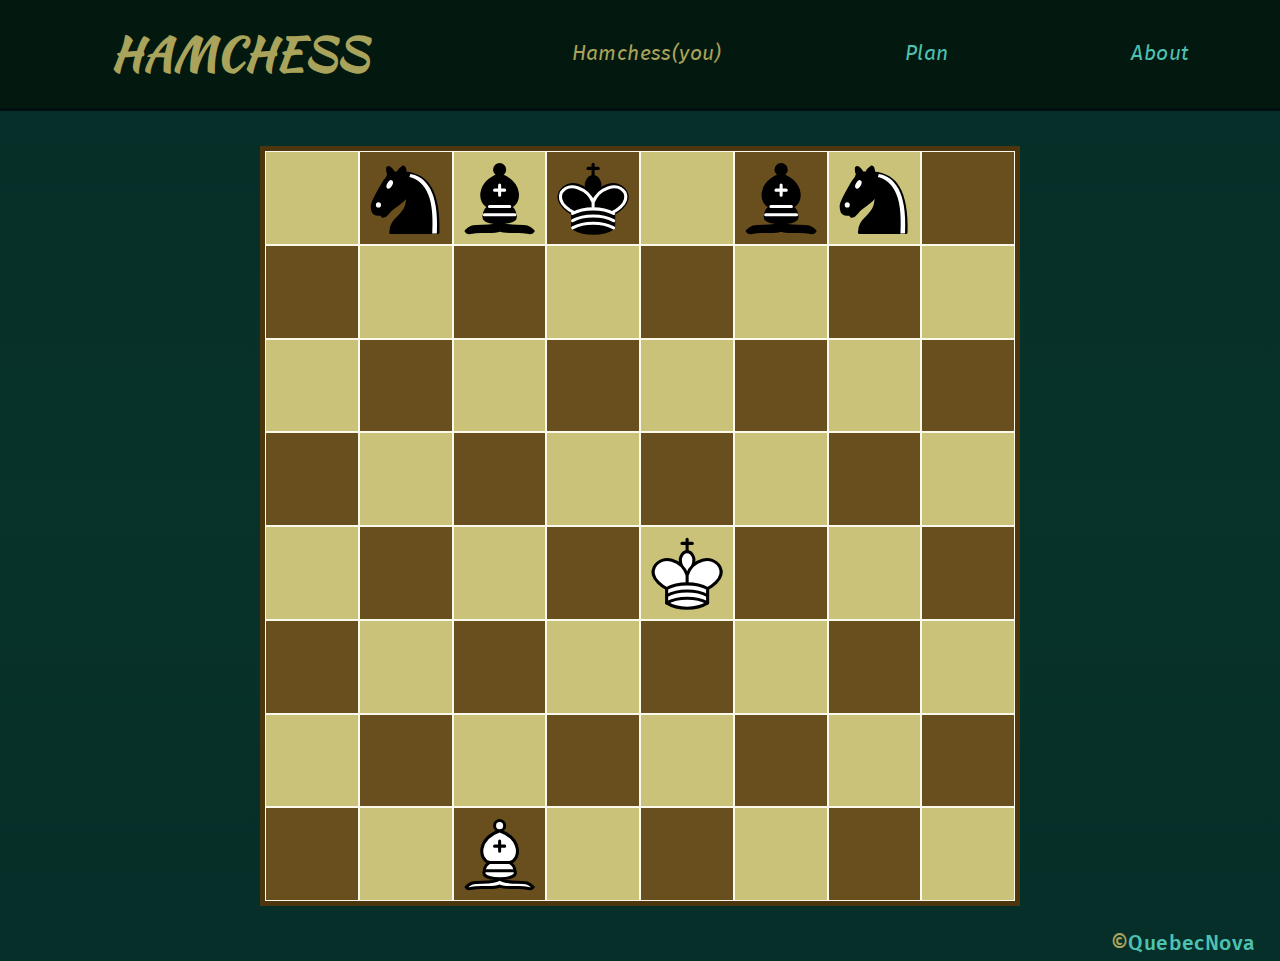
<file: index.html>
<!DOCTYPE html>
<html lang="en">
<head>
    <meta charset="UTF-8">
    <meta http-equiv="X-UA-Compatible" content="IE=edge">
    <meta name="viewport" content="width=device-width, initial-scale=1.0">
    <link href="styles/style.css" rel="stylesheet">
    <link href="styles/fonts.css" rel="stylesheet">
    <title>Document</title>
</head>

<body>
    <header>
        <h1> HAMCHESS </h1>
        <nav>
            <ul>
                <li>Hamchess(you)</li>
                <li><a href="plan.html">Plan</a></li>
                <li><a href="about.html">About</a></li>
            </ul>
        </nav>
    </header>
    <main>
        <div class="chessboard">
            <div id="a8" class="pieceField whiteField"></div>
            <div id="b8" class="pieceField blackField"></div>
            <div id="c8" class="pieceField whiteField"></div>
            <div id="d8" class="pieceField blackField"></div>
            <div id="e8" class="pieceField whiteField"></div>
            <div id="f8" class="pieceField blackField"></div>
            <div id="g8" class="pieceField whiteField"></div>
            <div id="h8" class="pieceField blackField"></div>
            
            <div id="a7" class="pieceField blackField"></div>
            <div id="b7" class="pieceField whiteField"></div>
            <div id="c7" class="pieceField blackField"></div>
            <div id="d7" class="pieceField whiteField"></div>
            <div id="e7" class="pieceField blackField"></div>
            <div id="f7" class="pieceField whiteField"></div>
            <div id="g7" class="pieceField blackField"></div>
            <div id="h7" class="pieceField whiteField"></div>

            <div id="a6" class="pieceField whiteField"></div>
            <div id="b6" class="pieceField blackField"></div>
            <div id="c6" class="pieceField whiteField"></div>
            <div id="d6" class="pieceField blackField"></div>
            <div id="e6" class="pieceField whiteField"></div>
            <div id="f6" class="pieceField blackField"></div>
            <div id="g6" class="pieceField whiteField"></div>
            <div id="h6" class="pieceField blackField"></div>

            <div id="a5" class="pieceField blackField"></div>
            <div id="b5" class="pieceField whiteField"></div>
            <div id="c5" class="pieceField blackField"></div>
            <div id="d5" class="pieceField whiteField"></div>
            <div id="e5" class="pieceField blackField"></div>
            <div id="f5" class="pieceField whiteField"></div>
            <div id="g5" class="pieceField blackField"></div>
            <div id="h5" class="pieceField whiteField"></div>

            <div id="a4" class="pieceField whiteField"></div>
            <div id="b4" class="pieceField blackField"></div>
            <div id="c4" class="pieceField whiteField"></div>
            <div id="d4" class="pieceField blackField"></div>
            <div id="e4" class="pieceField whiteField"></div>
            <div id="f4" class="pieceField blackField"></div>
            <div id="g4" class="pieceField whiteField"></div>
            <div id="h4" class="pieceField blackField"></div>

            <div id="a3" class="pieceField blackField"></div>
            <div id="b3" class="pieceField whiteField"></div>
            <div id="c3" class="pieceField blackField"></div>
            <div id="d3" class="pieceField whiteField"></div>
            <div id="e3" class="pieceField blackField"></div>
            <div id="f3" class="pieceField whiteField"></div>
            <div id="g3" class="pieceField blackField"></div>
            <div id="h3" class="pieceField whiteField"></div>

            <div id="a2" class="pieceField whiteField"></div>
            <div id="b2" class="pieceField blackField"></div>
            <div id="c2" class="pieceField whiteField"></div>
            <div id="d2" class="pieceField blackField"></div>
            <div id="e2" class="pieceField whiteField"></div>
            <div id="f2" class="pieceField blackField"></div>
            <div id="g2" class="pieceField whiteField"></div>
            <div id="h2" class="pieceField blackField"></div>

            <div id="a1" class="pieceField blackField"></div>
            <div id="b1" class="pieceField whiteField"></div>
            <div id="c1" class="pieceField blackField"></div>
            <div id="d1" class="pieceField whiteField"></div>
            <div id="e1" class="pieceField blackField"></div>
            <div id="f1" class="pieceField whiteField"></div>
            <div id="g1" class="pieceField blackField"></div>
            <div id="h1" class="pieceField whiteField"></div>
        </div>
    </main>
    <footer>
        <p>&copy;<a href="https://github.com/QuebecNova">QuebecNova</a></p>
    </footer>
    <script defer type="module" src="scripts/app.js"></script>
</body>
</html>
</file>
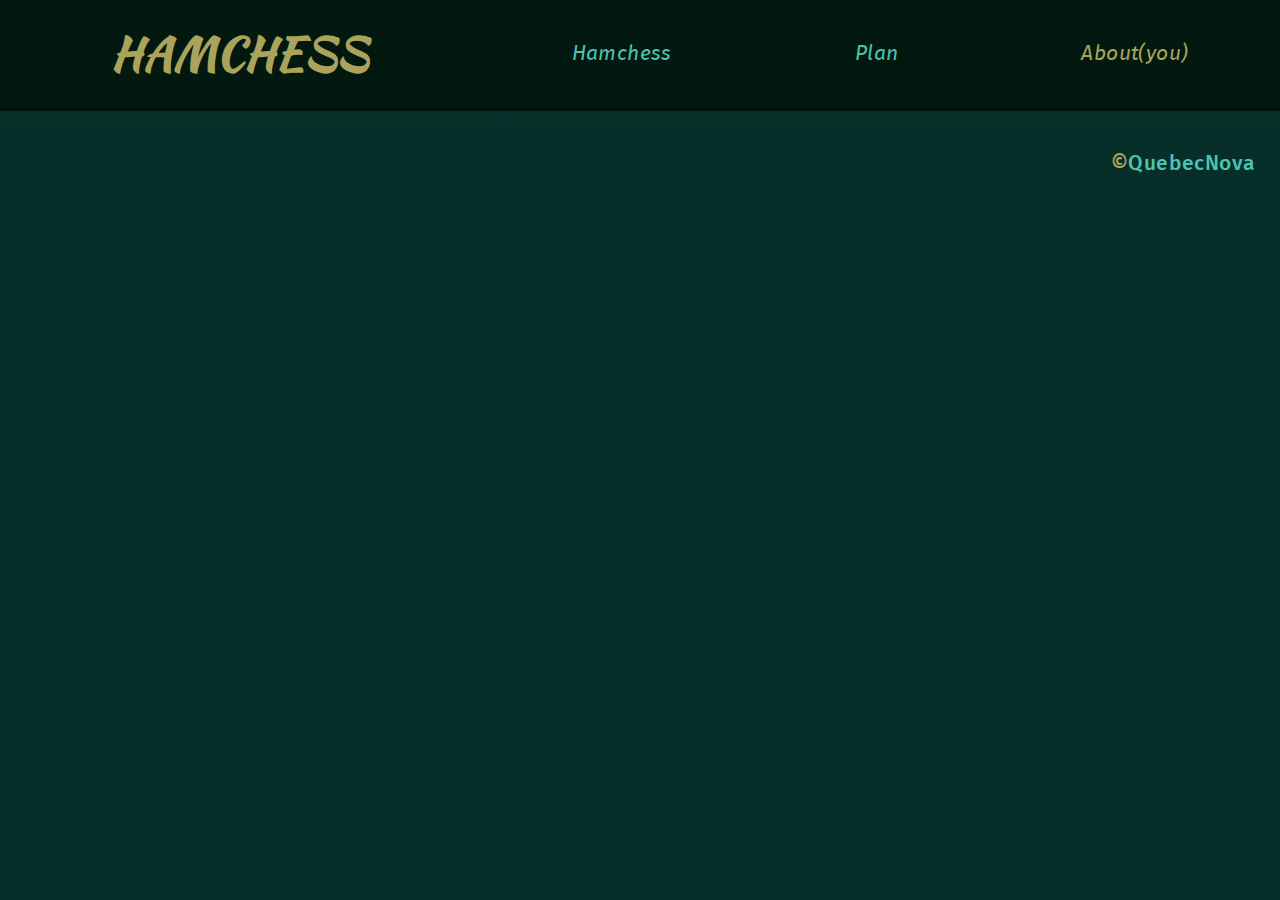
<file: about.html>
<!DOCTYPE html>
<html lang="en">
<head>
    <meta charset="UTF-8">
    <meta http-equiv="X-UA-Compatible" content="IE=edge">
    <meta name="viewport" content="width=device-width, initial-scale=1.0">
    <link href="styles/style.css" rel="stylesheet">
    <link href="styles/fonts.css" rel="stylesheet">
    <title>Document</title>
</head>

<body>
    <header>
        <h1> HAMCHESS </h1>
        <nav>
            <ul>
                <li><a href="index.html">Hamchess</a> </li>
                <li><a href="plan.html">Plan</a> </li>
                <li>About(you)</li>
            </ul>
        </nav>
    </header>
    <main></main>
    <footer>
        <p>&copy;<a href="https://github.com/QuebecNova">QuebecNova</a></p>
    </footer>
</body>
</html>
</file>
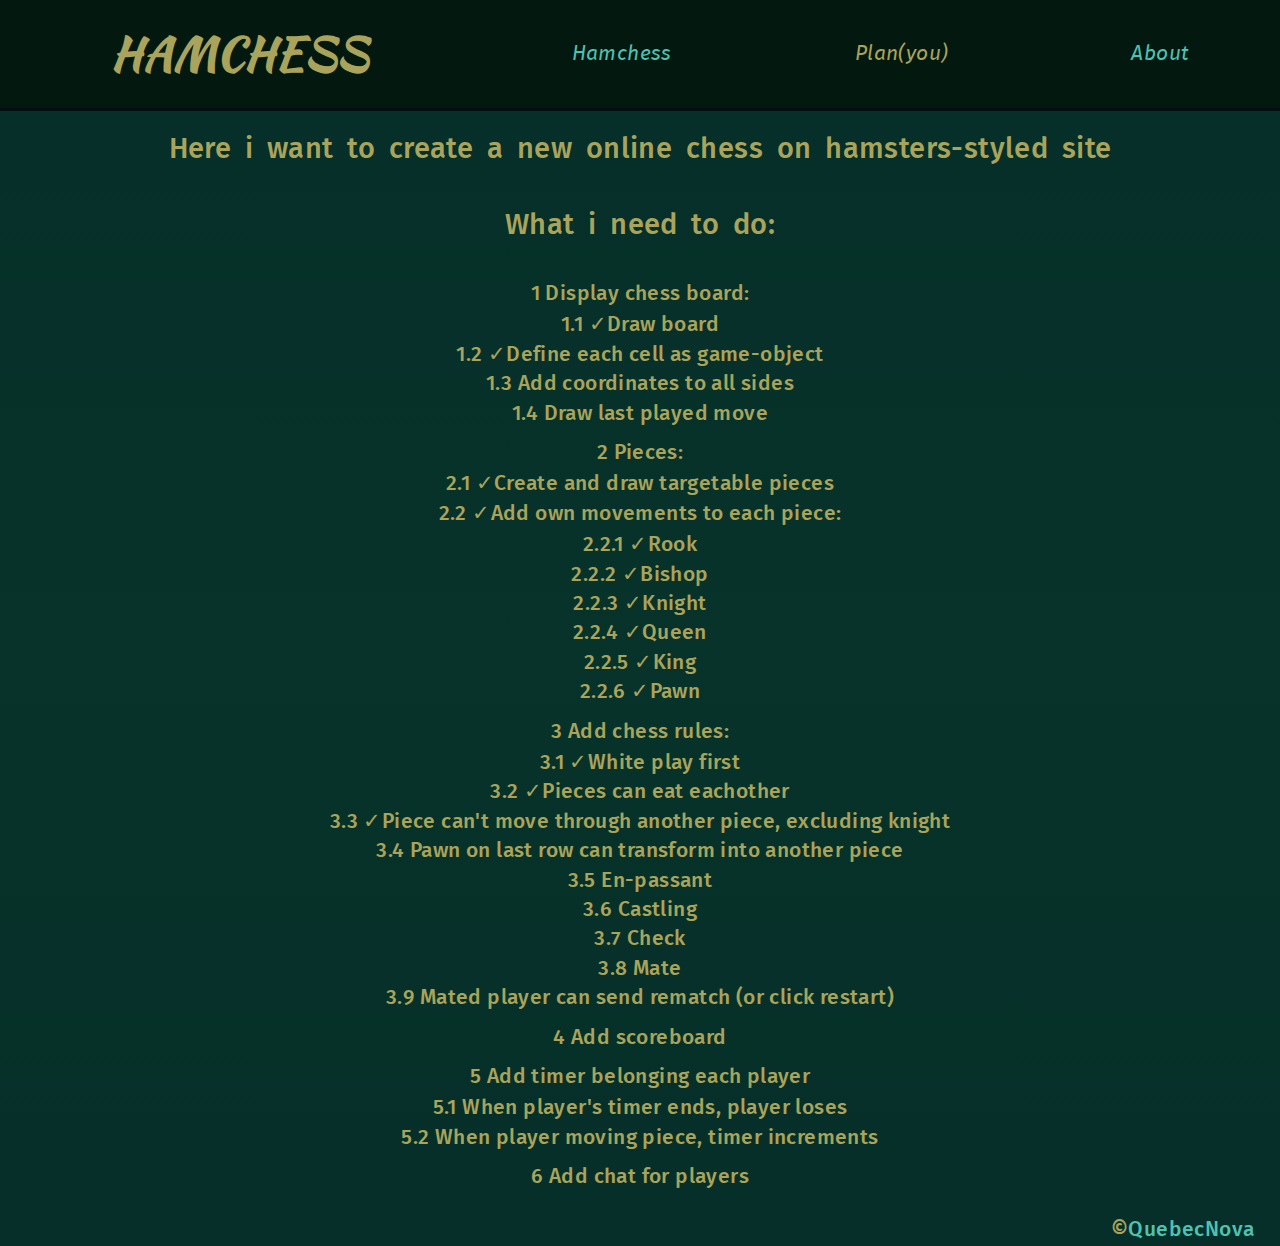
<file: plan.html>
<!DOCTYPE html>
<html lang="en">
<head>
    <meta charset="UTF-8">
    <meta http-equiv="X-UA-Compatible" content="IE=edge">
    <meta name="viewport" content="width=device-width, initial-scale=1.0">
    <link href="styles/style.css" rel="stylesheet">
    <link href="styles/fonts.css" rel="stylesheet">
    <title>Document</title>
</head>

<body>
    <header>
        <h1> HAMCHESS </h1>
        <nav>
            <ul>
                <li><a href="index.html">Hamchess</a></li>
                <li> Plan(you) </li>
                <li><a href="about.html">About</a></li>
            </ul>
        </nav>
    </header>
    <main>
        <article>
            <section class="description">
                <p> Here i want to create a new online chess on hamsters-styled site</p>
            </section>
            <section class="steps">
                <p> What i need to do:</p>
                <ol>
                    <li>Display chess board:
                        <ol>
                            <li>&#10003;Draw board</li>
                            <li>&#10003;Define each cell as game-object</li>
                            <li>Add coordinates to all sides</li>
                            <li>Draw last played move</li>
                        </ol>
                    </li>
                    <li>Pieces:
                        <ol>
                            <li>&#10003;Create and draw targetable pieces</li>
                            <li>&#10003;Add own movements to each piece:
                                <ol>
                                    <li>&#10003;Rook</li>
                                    <li>&#10003;Bishop</li>
                                    <li>&#10003;Knight</li>
                                    <li>&#10003;Queen</li>
                                    <li>&#10003;King</li>
                                    <li>&#10003;Pawn</li>
                                </ol>
                            </li>
                        </ol>
                    </li>
                    <li>Add chess rules:
                        <ol>
                            <li>&#10003;White play first</li>
                            <li>&#10003;Pieces can eat eachother</li>
                            <li>&#10003;Piece can't move through another piece, excluding knight</li>
                            <li>Pawn on last row can transform into another piece</li>
                            <li>En-passant</li>
                            <li>Castling</li>
                            <li>Check</li>
                            <li>Mate</li>
                            <li>Mated player can send rematch (or click restart)</li>
                        </ol>
                    </li>
                    <li>Add scoreboard
                        <ol></ol>
                    </li>
                    <li>Add timer belonging each player
                        <ol>
                            <li>When player's timer ends, player loses</li>
                            <li>When player moving piece, timer increments</li>
                        </ol>
                    </li>
                    <li>Add chat for players</li>
                </ol>
            </section>
        </article>
    </main>
    <footer>
        <p>&copy;<a href="https://github.com/QuebecNova">QuebecNova</a></p>
    </footer>
    <script src=""></script>
</body>
</html>
</file>
<file: styles/style.css>
/* General setup */

html {
  font-size: 21px;
  height: 100%;
  margin: 0;
  font-family: 'fira_sansmedium';
  color: rgb(170, 163, 91);
  letter-spacing: 0.4px;
}
  
body {
  height: 100%;
  width: 100%;
  margin: 0 auto;
  background-color: rgb(5,47,40);
  text-align: center;
  overflow: auto;
}

/* Scrollbar */

::-webkit-scrollbar {
  width: 7px;
}
::-webkit-scrollbar-track {
  background-color:rgb(35, 83, 70);
  border-left: 1px solid rgb(3, 26, 19);
}
::-webkit-scrollbar-thumb {
  background-color:rgb(9, 41, 32);
  border-left: 1px solid rgb(3, 26, 19);
}

/* Typography */
  
h1 {
  font-size: 2.2rem;
  font-family: 'kaushan_scriptregular';
  margin: 0;
  width: 100%;
}
  
h2 {
  font-size: 2.4rem;
}
  
p {
  font-size: 1.4rem;
  line-height: 1.6;
  word-spacing: 0.3rem;
}

ul {
  padding: 0;
}

ol {
  list-style-position: inside;
  padding: 0;
  margin: 2px 0px 10px;
  counter-reset: item;
}

li { 
  display: block;
}

.steps li:before { 
  content: counters(item, ".") " ";
  counter-increment: item; 
}

/* Link style */

a:link {
  color:rgb(78, 194, 178);
  text-decoration: none;
}
a:visited {
  color: rgb(76, 150, 129);
}
a:focus {
  border-bottom: 1px solid rgb(76, 150, 129);
}
a:hover {
  border-bottom: 1px solid rgb(76, 150, 129);
}
a:active {
  color:rgb(15, 110, 95);;
}

/* Sections */

header {
  display: grid;
  grid-template-columns: 1.2fr 2fr;
  align-items: center;
  border-bottom: 3px solid rgb(2, 17, 15);
  background-color: rgba(2, 20, 9, 0.8);
  border-collapse: collapse;
  height: 12%;
}

nav {
  width: 100%;
}

nav ul {
  display: flex;
  flex-flow: row wrap;
  justify-content: space-around;
  font-family: 'fira_sansitalic';
  margin: 5px 0px;
  list-style: none;
  line-height: 1.4em;
}

main {
  padding-top: 15px;
  background: rgb(5,47,40);
  background: linear-gradient(0deg, rgba(5,47,40,1) 0%, rgba(13, 59, 48, 0.315) 50%, rgba(5,47,40,1) 100%); 
  line-height: 1.4em;
}

main p:first-child {
  margin-top: 0;
}

footer {
  text-align: right;
  margin-right: 2vw;
}

footer p {
  font-size: 1em;
}

article {
  margin: 0 auto;
  width: 75%;
}

/* Chessboard */

.chessboard {
  display: flex;
  flex-flow: row wrap;
  flex: 1;
  background-color: rgb(77, 54, 13);
  border: 5px solid rgb(77, 54, 13);
  width: 750px;
  height: 750px;
  margin: 0 auto;
  margin-top: 20px;
}

.whiteField {
  background-color: rgb(201, 194, 120);
}

.blackField {
  background-color: rgb(105, 79, 30);
}

.pieceField {
  box-sizing: border-box;
  border: 1px solid rgb(250, 249, 236);
  width: 12.5%;
  height: 12.5%;
}

.positionText {
  display: block;
  padding-top: 70%;
  padding-left: 70%;
  text-shadow: 1px 1px 1px black,
               2px 2px 2px black;
  font-size: 0.7em;
}

/* Chess Pieces */

piece {
  background-size: cover;
  background-repeat: no-repeat;
  width: 100%;
  height: 100%;
  display: block;
}

.hide {
  display: none;
}

.dragOver {
  background-color: brown;
}

/* Temp layout for phones */

@media screen and (max-width: 760px) {
  h1 {
    font-size: 1.4em;
    margin: 0px 10px;
  }

  nav ul {
    flex-flow: column wrap;
  }
}

@media screen and (max-width: 760px) and (min-width: 600px) {

  .chessboard {
    width: 590px;
    height: 590px;
  }
}

@media screen and (max-width: 599px) and (min-width: 500px) {

  .chessboard {
    width: 490px;
    height: 490px;
  }
}

@media screen and (max-width: 499px) {

  .chessboard {
    width: 315px;
    height: 315px;
  }

  nav ul {
    font-size: 0.8em;
  }
}
</file>
<file: styles/fonts.css>
/*! Generated by Font Squirrel (https://www.fontsquirrel.com) on May 11, 2022 */



@font-face {
    font-family: 'fira_sansbold';
    src: url('../fonts/firasans-bold-webfont.woff2') format('woff2'),
         url('../fonts/firasans-bold-webfont.woff') format('woff');
    font-weight: normal;
    font-style: normal;

}




@font-face {
    font-family: 'fira_sansitalic';
    src: url('../fonts/firasans-italic-webfont.woff2') format('woff2'),
         url('../fonts/firasans-italic-webfont.woff') format('woff');
    font-weight: normal;
    font-style: normal;

}




@font-face {
    font-family: 'fira_sansmedium';
    src: url('../fonts/firasans-medium-webfont.woff2') format('woff2'),
         url('../fonts/firasans-medium-webfont.woff') format('woff');
    font-weight: normal;
    font-style: normal;

}




@font-face {
    font-family: 'kaushan_scriptregular';
    src: url('../fonts/kaushanscript-regular-webfont.woff2') format('woff2'),
         url('../fonts/kaushanscript-regular-webfont.woff') format('woff');
    font-weight: normal;
    font-style: normal;

}
</file>
